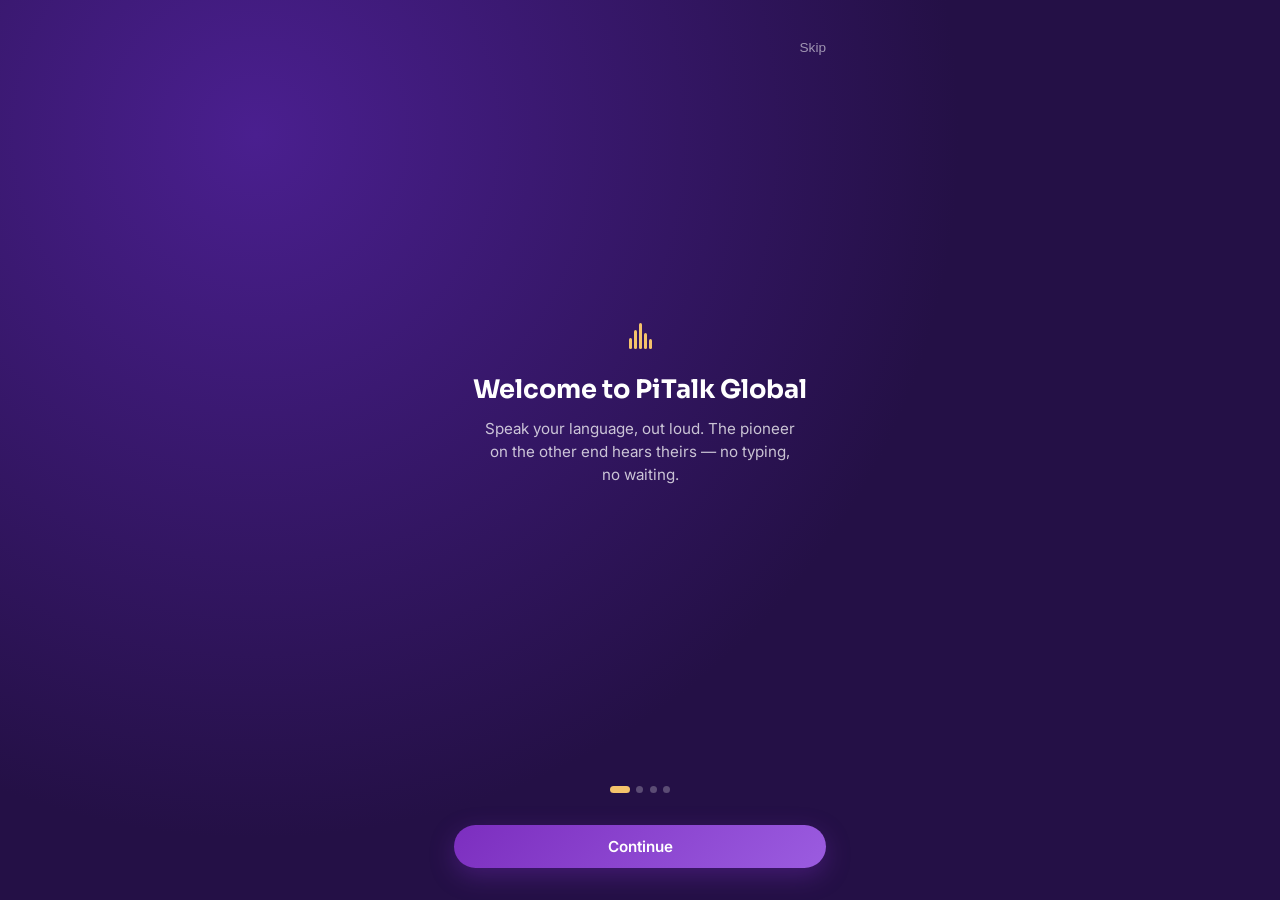
<file: onboardin.html>
<!DOCTYPE html>
<html lang="en">
<head>
<meta charset="UTF-8" />
<meta name="viewport" content="width=device-width, initial-scale=1.0" />
<title>Welcome — PiTalk Global</title>
<link rel="icon" type="image/png" href="assets/logo.png" />
<link rel="preconnect" href="https://fonts.googleapis.com">
<link href="https://fonts.googleapis.com/css2?family=Sora:wght@400;600;700;800&family=Inter:wght@400;500;600&display=swap" rel="stylesheet">
<link rel="stylesheet" href="style.css" />
<style>
  body{background:radial-gradient(circle at 20% 15%,#4a1f8f 0%,var(--deep-purple) 55%);min-height:100vh;color:#fff;}
  .onboard{
    max-width:420px;margin:0 auto;min-height:100vh;
    display:flex;flex-direction:column;justify-content:space-between;
    padding:2.5rem 1.5rem 2rem;
  }
  .onboard__skip{align-self:flex-end;color:rgba(255,255,255,.55);font-size:0.85rem;background:none;border:none;cursor:pointer;}
  .onboard__body{text-align:center;flex:1;display:flex;flex-direction:column;justify-content:center;}
  .onboard__icon{font-size:3rem;margin-bottom:1.5rem;}
  .onboard__body h1{font-size:1.6rem;margin-bottom:0.85rem;line-height:1.25;}
  .onboard__body p{color:rgba(255,255,255,.75);font-size:0.95rem;max-width:320px;margin:0 auto;}
  .onboard__dots{display:flex;gap:0.4rem;justify-content:center;margin:2rem 0;}
  .onboard__dots span{width:7px;height:7px;border-radius:50%;background:rgba(255,255,255,.25);transition:background .2s,width .2s;}
  .onboard__dots span.active{background:var(--gold);width:20px;border-radius:4px;}
  .onboard__actions{display:flex;flex-direction:column;gap:0.75rem;}
  .name-input, .lang-radio{width:100%;}
  .name-input input{
    width:100%;padding:0.85rem 1rem;border-radius:12px;
    border:1px solid rgba(255,255,255,.25);background:rgba(255,255,255,.08);
    color:#fff;font-size:1rem;font-family:var(--font-body);margin-top:1.5rem;
  }
  .name-input input::placeholder{color:rgba(255,255,255,.4);}
  .lang-radio{display:flex;flex-direction:column;gap:0.6rem;margin-top:1.75rem;}
  .lang-option{
    display:flex;align-items:center;gap:0.75rem;
    padding:0.85rem 1rem;border-radius:12px;
    border:1px solid rgba(255,255,255,.18);background:rgba(255,255,255,.05);
    cursor:pointer;text-align:left;font-size:0.95rem;
  }
  .lang-option.selected{border-color:var(--gold);background:rgba(245,195,107,.12);}
  .lang-option input{accent-color:var(--gold);}
  .screen{display:none;}
  .screen.active{display:flex;flex-direction:column;flex:1;}
</style>
</head>
<body>

<div class="onboard">
  <button class="onboard__skip" id="skipBtn">Skip</button>

  <!-- Screen 1 -->
  <div class="screen active" data-screen="1">
    <div class="onboard__body">
      <div class="brand-mark" style="justify-content:center;height:26px;margin-bottom:1.5rem;">
        <span class="bar"></span><span class="bar"></span><span class="bar"></span><span class="bar"></span><span class="bar"></span>
      </div>
      <h1>Welcome to PiTalk Global</h1>
      <p>Speak your language, out loud. The pioneer on the other end hears theirs — no typing, no waiting.</p>
    </div>
  </div>

  <!-- Screen 2 -->
  <div class="screen" data-screen="2">
    <div class="onboard__body">
      <div class="onboard__icon">🗣️</div>
      <h1>Talk business, freely</h1>
      <p>Negotiate a price, close a deal, or just catch up with a fellow pioneer — language is no longer the barrier.</p>
    </div>
  </div>

  <!-- Screen 3: name -->
  <div class="screen" data-screen="3">
    <div class="onboard__body">
      <div class="onboard__icon">👋</div>
      <h1>What should we call you?</h1>
      <p>This is just for your demo session on this device — no account needed yet.</p>
      <div class="name-input">
        <input type="text" id="nameInput" placeholder="Your name" />
      </div>
    </div>
  </div>

  <!-- Screen 4: language -->
  <div class="screen" data-screen="4">
    <div class="onboard__body">
      <div class="onboard__icon">🌍</div>
      <h1>Which language do you speak?</h1>
      <p>You can change this anytime in the app.</p>
      <div class="lang-radio" id="langRadio">
        <label class="lang-option"><input type="radio" name="lang" value="English" checked> 🇬🇧 English</label>
        <label class="lang-option"><input type="radio" name="lang" value="French"> 🇫🇷 French</label>
        <label class="lang-option"><input type="radio" name="lang" value="Chinese (Mandarin)"> 🇨🇳 Chinese (Mandarin)</label>
      </div>
    </div>
  </div>

  <div class="onboard__dots" id="dots">
    <span class="active"></span><span></span><span></span><span></span>
  </div>

  <div class="onboard__actions">
    <button class="btn btn--primary" id="nextBtn">Continue</button>
  </div>
</div>

<script>
  const screens = document.querySelectorAll(".screen");
  const dots = document.querySelectorAll("#dots span");
  const nextBtn = document.getElementById("nextBtn");
  const skipBtn = document.getElementById("skipBtn");
  let step = 1;
  const total = screens.length;

  function render() {
    screens.forEach(s => s.classList.toggle("active", Number(s.dataset.screen) === step));
    dots.forEach((d, i) => d.classList.toggle("active", i === step - 1));
    nextBtn.textContent = step === total ? "Start using PiTalk Global" : "Continue";
  }

  function finishOnboarding() {
    const name = document.getElementById("nameInput").value.trim();
    const lang = document.querySelector('input[name="lang"]:checked').value;

    let prefs = {};
    try { prefs = JSON.parse(localStorage.getItem("pitalk_prefs_v1")) || {}; } catch {}
    prefs.langYou = lang;
    prefs.displayName = name || "Pioneer";
    prefs.onboarded = true;
    localStorage.setItem("pitalk_prefs_v1", JSON.stringify(prefs));

    window.location.href = "index.html";
  }

  nextBtn.addEventListener("click", () => {
    if (step < total) {
      step++;
      render();
    } else {
      finishOnboarding();
    }
  });

  skipBtn.addEventListener("click", finishOnboarding);

  document.querySelectorAll('input[name="lang"]').forEach(input => {
    input.addEventListener("change", () => {
      document.querySelectorAll(".lang-option").forEach(opt => opt.classList.remove("selected"));
      input.closest(".lang-option").classList.add("selected");
    });
  });

  render();
</script>

</body>
</html>
</file>
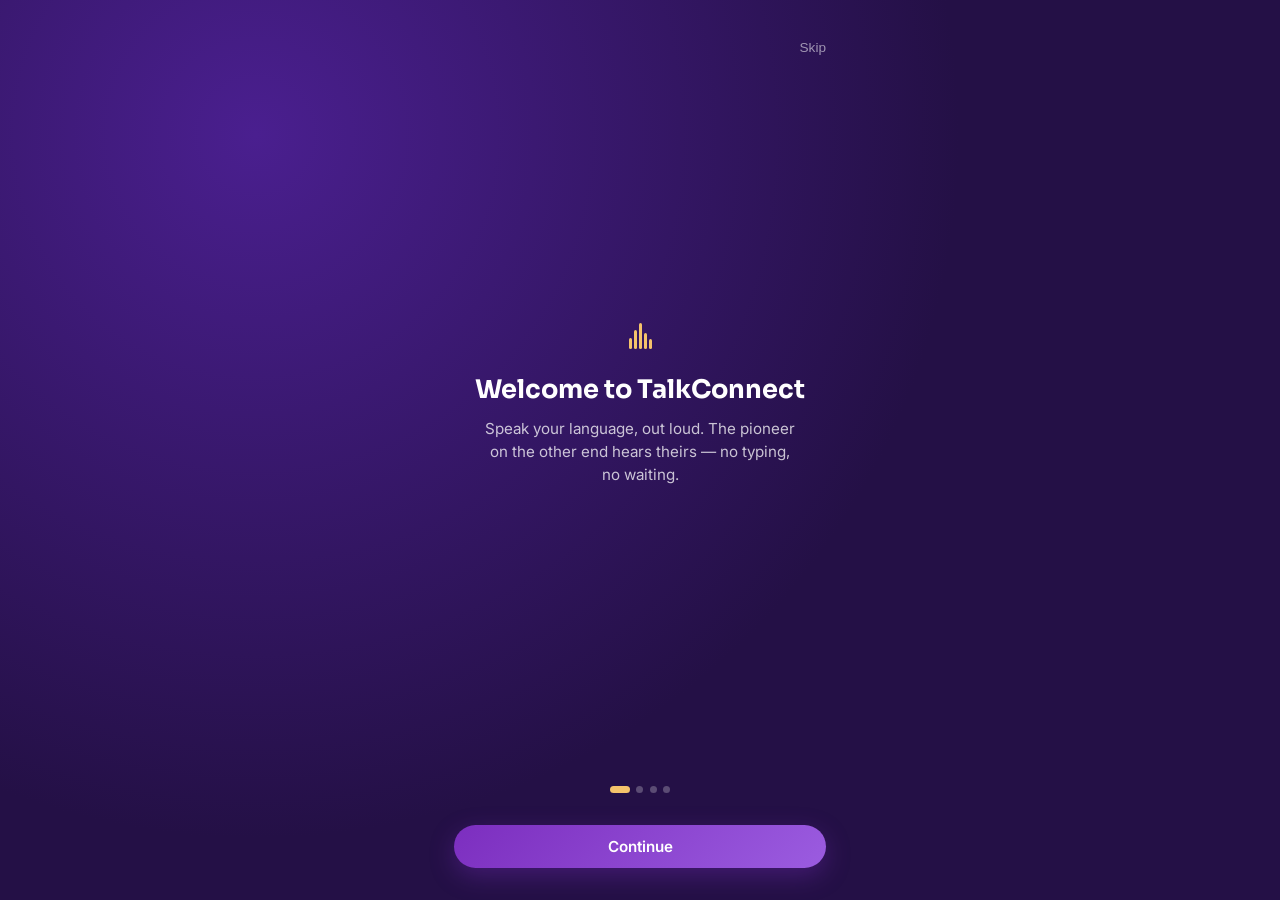
<file: onboarding.html>
<!DOCTYPE html>
<html lang="en">
<head>
<meta charset="UTF-8" />
<meta name="viewport" content="width=device-width, initial-scale=1.0" />
<title>Welcome — TalkConnect</title>
<link rel="icon" type="image/png" href="assets/logo.png" />
<link rel="preconnect" href="https://fonts.googleapis.com">
<link href="https://fonts.googleapis.com/css2?family=Sora:wght@400;600;700;800&family=Inter:wght@400;500;600&display=swap" rel="stylesheet">
<link rel="stylesheet" href="style.css" />
<style>
  body{background:radial-gradient(circle at 20% 15%,#4a1f8f 0%,var(--deep-purple) 55%);min-height:100vh;color:#fff;}
  .onboard{
    max-width:420px;margin:0 auto;min-height:100vh;
    display:flex;flex-direction:column;justify-content:space-between;
    padding:2.5rem 1.5rem 2rem;
  }
  .onboard__skip{align-self:flex-end;color:rgba(255,255,255,.55);font-size:0.85rem;background:none;border:none;cursor:pointer;}
  .onboard__body{text-align:center;flex:1;display:flex;flex-direction:column;justify-content:center;}
  .onboard__icon{font-size:3rem;margin-bottom:1.5rem;}
  .onboard__body h1{font-size:1.6rem;margin-bottom:0.85rem;line-height:1.25;}
  .onboard__body p{color:rgba(255,255,255,.75);font-size:0.95rem;max-width:320px;margin:0 auto;}
  .onboard__dots{display:flex;gap:0.4rem;justify-content:center;margin:2rem 0;}
  .onboard__dots span{width:7px;height:7px;border-radius:50%;background:rgba(255,255,255,.25);transition:background .2s,width .2s;}
  .onboard__dots span.active{background:var(--gold);width:20px;border-radius:4px;}
  .onboard__actions{display:flex;flex-direction:column;gap:0.75rem;}
  .name-input, .lang-radio{width:100%;}
  .name-input input{
    width:100%;padding:0.85rem 1rem;border-radius:12px;
    border:1px solid rgba(255,255,255,.25);background:rgba(255,255,255,.08);
    color:#fff;font-size:1rem;font-family:var(--font-body);margin-top:1.5rem;
  }
  .name-input input::placeholder{color:rgba(255,255,255,.4);}
  .lang-radio{display:flex;flex-direction:column;gap:0.6rem;margin-top:1.75rem;}
  .lang-option{
    display:flex;align-items:center;gap:0.75rem;
    padding:0.85rem 1rem;border-radius:12px;
    border:1px solid rgba(255,255,255,.18);background:rgba(255,255,255,.05);
    cursor:pointer;text-align:left;font-size:0.95rem;
  }
  .lang-option.selected{border-color:var(--gold);background:rgba(245,195,107,.12);}
  .lang-option input{accent-color:var(--gold);}
  .screen{display:none;}
  .screen.active{display:flex;flex-direction:column;flex:1;}
</style>
</head>
<body>

<div class="onboard">
  <button class="onboard__skip" id="skipBtn">Skip</button>

  <!-- Screen 1 -->
  <div class="screen active" data-screen="1">
    <div class="onboard__body">
      <div class="brand-mark" style="justify-content:center;height:26px;margin-bottom:1.5rem;">
        <span class="bar"></span><span class="bar"></span><span class="bar"></span><span class="bar"></span><span class="bar"></span>
      </div>
      <h1>Welcome to TalkConnect</h1>
      <p>Speak your language, out loud. The pioneer on the other end hears theirs — no typing, no waiting.</p>
    </div>
  </div>

  <!-- Screen 2 -->
  <div class="screen" data-screen="2">
    <div class="onboard__body">
      <div class="onboard__icon">🗣️</div>
      <h1>Talk business, freely</h1>
      <p>Negotiate a price, close a deal, or just catch up with a fellow pioneer — language is no longer the barrier.</p>
    </div>
  </div>

  <!-- Screen 3: name -->
  <div class="screen" data-screen="3">
    <div class="onboard__body">
      <div class="onboard__icon">👋</div>
      <h1>What should we call you?</h1>
      <p>This is just for your demo session on this device — no account needed yet.</p>
      <div class="name-input">
        <input type="text" id="nameInput" placeholder="Your name" />
      </div>
    </div>
  </div>

  <!-- Screen 4: language -->
  <div class="screen" data-screen="4">
    <div class="onboard__body">
      <div class="onboard__icon">🌍</div>
      <h1>Which language do you speak?</h1>
      <p>You can change this anytime in the app.</p>
      <div class="lang-radio" id="langRadio">
        <label class="lang-option"><input type="radio" name="lang" value="English" checked> 🇬🇧 English</label>
        <label class="lang-option"><input type="radio" name="lang" value="French"> 🇫🇷 French</label>
        <label class="lang-option"><input type="radio" name="lang" value="Chinese (Mandarin)"> 🇨🇳 Chinese (Mandarin)</label>
      </div>
    </div>
  </div>

  <div class="onboard__dots" id="dots">
    <span class="active"></span><span></span><span></span><span></span>
  </div>

  <div class="onboard__actions">
    <button class="btn btn--primary" id="nextBtn">Continue</button>
  </div>
</div>

<script>
  const screens = document.querySelectorAll(".screen");
  const dots = document.querySelectorAll("#dots span");
  const nextBtn = document.getElementById("nextBtn");
  const skipBtn = document.getElementById("skipBtn");
  let step = 1;
  const total = screens.length;

  function render() {
    screens.forEach(s => s.classList.toggle("active", Number(s.dataset.screen) === step));
    dots.forEach((d, i) => d.classList.toggle("active", i === step - 1));
    nextBtn.textContent = step === total ? "Start using TalkConnect" : "Continue";
  }

  function finishOnboarding() {
    const name = document.getElementById("nameInput").value.trim();
    const lang = document.querySelector('input[name="lang"]:checked').value;

    let prefs = {};
    try { prefs = JSON.parse(localStorage.getItem("talkconnect_prefs_v1")) || {}; } catch {}
    prefs.langYou = lang;
    prefs.displayName = name || "Pioneer";
    prefs.onboarded = true;
    localStorage.setItem("talkconnect_prefs_v1", JSON.stringify(prefs));

    window.location.href = "index.html";
  }

  nextBtn.addEventListener("click", () => {
    if (step < total) {
      step++;
      render();
    } else {
      finishOnboarding();
    }
  });

  skipBtn.addEventListener("click", finishOnboarding);

  document.querySelectorAll('input[name="lang"]').forEach(input => {
    input.addEventListener("change", () => {
      document.querySelectorAll(".lang-option").forEach(opt => opt.classList.remove("selected"));
      input.closest(".lang-option").classList.add("selected");
    });
  });

  render();
</script>

</body>
</html>
</file>
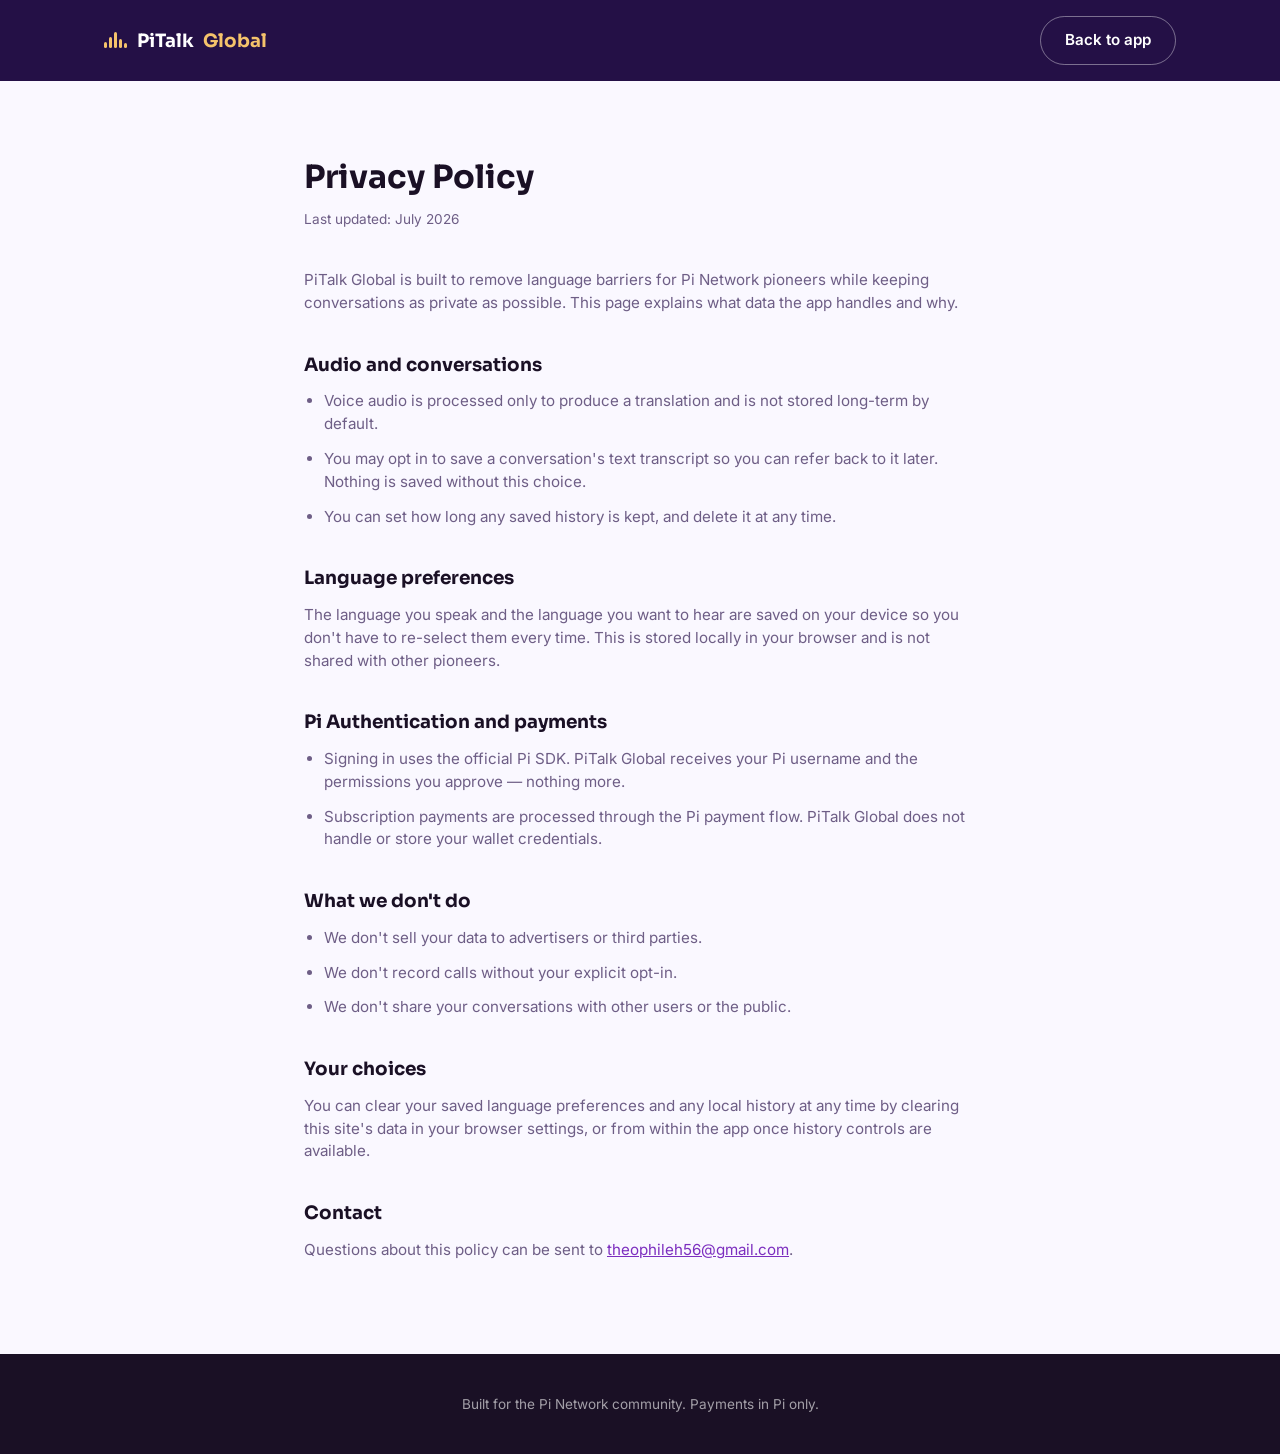
<file: privacy (1).html>
<!DOCTYPE html>
<html lang="en">
<head>
<meta charset="UTF-8" />
<meta name="viewport" content="width=device-width, initial-scale=1.0" />
<title>Privacy Policy — PiTalk Global</title>
<link rel="icon" type="image/png" href="assets/logo.png" />
<link rel="preconnect" href="https://fonts.googleapis.com">
<link href="https://fonts.googleapis.com/css2?family=Sora:wght@400;600;700;800&family=Inter:wght@400;500;600&display=swap" rel="stylesheet">
<link rel="stylesheet" href="style.css" />
<style>
  .legal{max-width:720px;margin:0 auto;padding:4.5rem 1.5rem 5rem;}
  .legal h1{font-size:2rem;margin-bottom:0.5rem;}
  .legal .updated{color:var(--muted);font-size:0.85rem;margin-bottom:2.5rem;}
  .legal h2{font-size:1.15rem;margin:2.25rem 0 0.75rem;}
  .legal p, .legal li{color:var(--muted);font-size:0.95rem;margin-bottom:0.75rem;}
  .legal ul{padding-left:1.25rem;}
  .legal a{color:var(--violet);text-decoration:underline;}
</style>
</head>
<body>

<header class="nav">
  <div class="nav__inner">
    <a class="nav__brand" href="index.html">
      <span class="brand-mark" aria-hidden="true">
        <span class="bar"></span><span class="bar"></span><span class="bar"></span><span class="bar"></span><span class="bar"></span>
      </span>
      PiTalk <em>Global</em>
    </a>
    <a class="btn btn--ghost" href="index.html">Back to app</a>
  </div>
</header>

<main class="legal">
  <h1>Privacy Policy</h1>
  <p class="updated">Last updated: July 2026</p>

  <p>PiTalk Global is built to remove language barriers for Pi Network pioneers while keeping conversations as private as possible. This page explains what data the app handles and why.</p>

  <h2>Audio and conversations</h2>
  <ul>
    <li>Voice audio is processed only to produce a translation and is not stored long-term by default.</li>
    <li>You may opt in to save a conversation's text transcript so you can refer back to it later. Nothing is saved without this choice.</li>
    <li>You can set how long any saved history is kept, and delete it at any time.</li>
  </ul>

  <h2>Language preferences</h2>
  <p>The language you speak and the language you want to hear are saved on your device so you don't have to re-select them every time. This is stored locally in your browser and is not shared with other pioneers.</p>

  <h2>Pi Authentication and payments</h2>
  <ul>
    <li>Signing in uses the official Pi SDK. PiTalk Global receives your Pi username and the permissions you approve — nothing more.</li>
    <li>Subscription payments are processed through the Pi payment flow. PiTalk Global does not handle or store your wallet credentials.</li>
  </ul>

  <h2>What we don't do</h2>
  <ul>
    <li>We don't sell your data to advertisers or third parties.</li>
    <li>We don't record calls without your explicit opt-in.</li>
    <li>We don't share your conversations with other users or the public.</li>
  </ul>

  <h2>Your choices</h2>
  <p>You can clear your saved language preferences and any local history at any time by clearing this site's data in your browser settings, or from within the app once history controls are available.</p>

  <h2>Contact</h2>
  <p>Questions about this policy can be sent to <a href="mailto:theophileh56@gmail.com">theophileh56@gmail.com</a>.</p>
</main>

<footer class="footer">
  <div class="footer__inner">
    <p>Built for the Pi Network community. Payments in Pi only.</p>
  </div>
</footer>

</body>
</html>
</file>
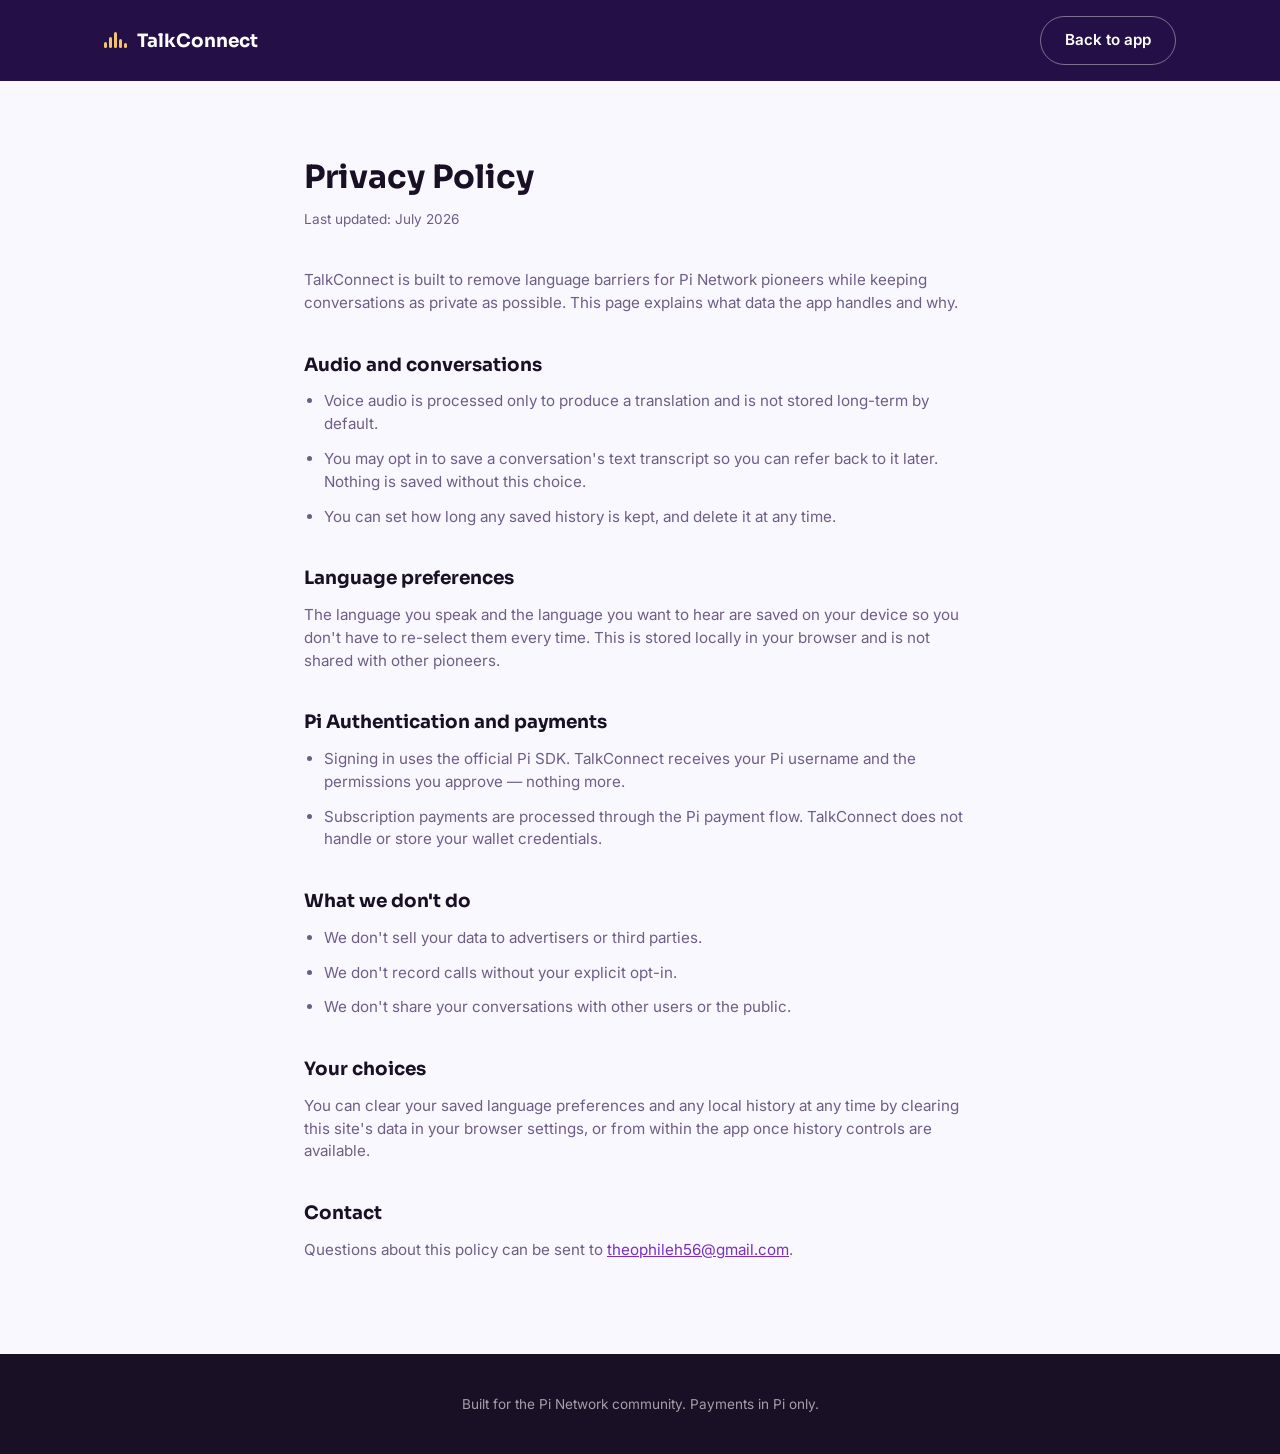
<file: privacy.html>
<!DOCTYPE html>
<html lang="en">
<head>
<meta charset="UTF-8" />
<meta name="viewport" content="width=device-width, initial-scale=1.0" />
<title>Privacy Policy — TalkConnect</title>
<link rel="icon" type="image/png" href="assets/logo.png" />
<link rel="preconnect" href="https://fonts.googleapis.com">
<link href="https://fonts.googleapis.com/css2?family=Sora:wght@400;600;700;800&family=Inter:wght@400;500;600&display=swap" rel="stylesheet">
<link rel="stylesheet" href="style.css" />
<style>
  .legal{max-width:720px;margin:0 auto;padding:4.5rem 1.5rem 5rem;}
  .legal h1{font-size:2rem;margin-bottom:0.5rem;}
  .legal .updated{color:var(--muted);font-size:0.85rem;margin-bottom:2.5rem;}
  .legal h2{font-size:1.15rem;margin:2.25rem 0 0.75rem;}
  .legal p, .legal li{color:var(--muted);font-size:0.95rem;margin-bottom:0.75rem;}
  .legal ul{padding-left:1.25rem;}
  .legal a{color:var(--violet);text-decoration:underline;}
</style>
</head>
<body>

<header class="nav">
  <div class="nav__inner">
    <a class="nav__brand" href="index.html">
      <span class="brand-mark" aria-hidden="true">
        <span class="bar"></span><span class="bar"></span><span class="bar"></span><span class="bar"></span><span class="bar"></span>
      </span>
      TalkConnect
    </a>
    <a class="btn btn--ghost" href="index.html">Back to app</a>
  </div>
</header>

<main class="legal">
  <h1>Privacy Policy</h1>
  <p class="updated">Last updated: July 2026</p>

  <p>TalkConnect is built to remove language barriers for Pi Network pioneers while keeping conversations as private as possible. This page explains what data the app handles and why.</p>

  <h2>Audio and conversations</h2>
  <ul>
    <li>Voice audio is processed only to produce a translation and is not stored long-term by default.</li>
    <li>You may opt in to save a conversation's text transcript so you can refer back to it later. Nothing is saved without this choice.</li>
    <li>You can set how long any saved history is kept, and delete it at any time.</li>
  </ul>

  <h2>Language preferences</h2>
  <p>The language you speak and the language you want to hear are saved on your device so you don't have to re-select them every time. This is stored locally in your browser and is not shared with other pioneers.</p>

  <h2>Pi Authentication and payments</h2>
  <ul>
    <li>Signing in uses the official Pi SDK. TalkConnect receives your Pi username and the permissions you approve — nothing more.</li>
    <li>Subscription payments are processed through the Pi payment flow. TalkConnect does not handle or store your wallet credentials.</li>
  </ul>

  <h2>What we don't do</h2>
  <ul>
    <li>We don't sell your data to advertisers or third parties.</li>
    <li>We don't record calls without your explicit opt-in.</li>
    <li>We don't share your conversations with other users or the public.</li>
  </ul>

  <h2>Your choices</h2>
  <p>You can clear your saved language preferences and any local history at any time by clearing this site's data in your browser settings, or from within the app once history controls are available.</p>

  <h2>Contact</h2>
  <p>Questions about this policy can be sent to <a href="mailto:theophileh56@gmail.com">theophileh56@gmail.com</a>.</p>
</main>

<footer class="footer">
  <div class="footer__inner">
    <p>Built for the Pi Network community. Payments in Pi only.</p>
  </div>
</footer>

</body>
</html>
</file>
<file: style.css>
:root{
  --deep-purple:#241046;
  --violet:#7C2EBF;
  --violet-soft:#9B5CE0;
  --gold:#F5C36B;
  --bg:#FAF8FF;
  --ink:#1A1025;
  --muted:#6E5E86;
  --card:#FFFFFF;
  --radius:18px;
  --font-display:'Sora',sans-serif;
  --font-body:'Inter',sans-serif;
}

*{box-sizing:border-box;margin:0;padding:0;}
html{scroll-behavior:smooth;}
body{
  font-family:var(--font-body);
  color:var(--ink);
  background:var(--bg);
  line-height:1.5;
}
h1,h2,h3{font-family:var(--font-display);}
a{color:inherit;text-decoration:none;}
img{max-width:100%;display:block;}

.btn{
  font-family:var(--font-body);
  font-weight:600;
  font-size:0.95rem;
  padding:0.75rem 1.5rem;
  border-radius:999px;
  border:none;
  cursor:pointer;
  transition:transform .15s ease, box-shadow .15s ease;
}
.btn:focus-visible{outline:3px solid var(--gold);outline-offset:2px;}
.btn--primary{
  background:linear-gradient(135deg,var(--violet),var(--violet-soft));
  color:#fff;
  box-shadow:0 8px 24px rgba(124,46,191,.35);
}
.btn--primary:hover{transform:translateY(-2px);}
.btn--ghost{
  background:transparent;
  border:1.5px solid rgba(255,255,255,.4);
  color:#fff;
}
.btn--text{
  background:none;
  color:var(--violet);
  padding:0.75rem 0.5rem;
}

/* ===== NAV ===== */
.nav{
  position:sticky;top:0;z-index:50;
  background:var(--deep-purple);
}
.nav__inner{
  max-width:1120px;margin:0 auto;
  display:flex;align-items:center;justify-content:space-between;
  padding:1rem 1.5rem;
}
.nav__brand{
  font-family:var(--font-display);
  font-weight:700;font-size:1.15rem;color:#fff;
  display:flex;align-items:center;gap:0.6rem;
}
.nav__brand em{color:var(--gold);font-style:normal;}
.nav__links{display:flex;gap:1.75rem;}
.nav__links a{color:rgba(255,255,255,.75);font-size:0.92rem;font-weight:500;}
.nav__links a:hover{color:#fff;}

.brand-mark{display:inline-flex;align-items:flex-end;gap:2px;height:16px;}
.brand-mark .bar{width:3px;background:var(--gold);border-radius:2px;animation:eq 1.1s ease-in-out infinite;}
.brand-mark .bar:nth-child(1){height:40%;animation-delay:0s;}
.brand-mark .bar:nth-child(2){height:70%;animation-delay:.1s;}
.brand-mark .bar:nth-child(3){height:100%;animation-delay:.2s;}
.brand-mark .bar:nth-child(4){height:60%;animation-delay:.3s;}
.brand-mark .bar:nth-child(5){height:35%;animation-delay:.4s;}
@keyframes eq{0%,100%{transform:scaleY(.6);}50%{transform:scaleY(1);}}

/* ===== HERO ===== */
.hero{
  background:radial-gradient(circle at 20% 15%, #4a1f8f 0%, var(--deep-purple) 55%);
  color:#fff;
  padding:4.5rem 1.5rem 5rem;
  text-align:center;
}
.hero__inner{max-width:760px;margin:0 auto;}
.eyebrow{
  color:var(--gold);
  font-weight:600;font-size:0.85rem;letter-spacing:.04em;
  text-transform:uppercase;margin-bottom:1.25rem;
}
.hero__title{
  font-size:clamp(2.2rem,5vw,3.6rem);
  font-weight:800;line-height:1.08;margin-bottom:1.25rem;
}
.hero__title .accent{color:var(--gold);}
.hero__sub{
  font-size:1.05rem;color:rgba(255,255,255,.8);
  max-width:520px;margin:0 auto 2rem;
}
.hero__cta{display:flex;gap:1rem;justify-content:center;flex-wrap:wrap;margin-bottom:3.5rem;}
.hero__cta .btn--text{color:#fff;}

.hero__waveform{max-width:520px;margin:0 auto;}
.wave-stage{
  display:flex;align-items:center;justify-content:center;gap:1rem;
  background:rgba(255,255,255,.06);
  border:1px solid rgba(255,255,255,.12);
  border-radius:var(--radius);
  padding:1.5rem 1rem;
}
.lang-pill{
  font-size:0.8rem;font-weight:600;white-space:nowrap;
  background:rgba(255,255,255,.1);padding:0.4rem 0.75rem;border-radius:999px;
}
.wave{display:flex;align-items:center;gap:4px;height:34px;}
.wave span{width:4px;background:var(--gold);border-radius:3px;animation:eq 1s ease-in-out infinite;}
.wave span:nth-child(1){height:30%;animation-delay:0s;}
.wave span:nth-child(2){height:60%;animation-delay:.1s;}
.wave span:nth-child(3){height:90%;animation-delay:.2s;}
.wave span:nth-child(4){height:100%;animation-delay:.3s;}
.wave span:nth-child(5){height:75%;animation-delay:.4s;}
.wave span:nth-child(6){height:50%;animation-delay:.5s;}
.wave span:nth-child(7){height:35%;animation-delay:.6s;}
.wave-caption{font-size:0.8rem;color:rgba(255,255,255,.55);margin-top:0.9rem;}

/* ===== SECTIONS ===== */
.section{padding:4.5rem 1.5rem;max-width:1000px;margin:0 auto;}
.section--dark{
  max-width:none;
  background:var(--deep-purple);color:#fff;
}
.section--dark .section__title,.section--dark .section__sub{color:#fff;}
.section--dark .section__sub{color:rgba(255,255,255,.7);}
.section__title{
  font-size:clamp(1.6rem,3.4vw,2.2rem);
  font-weight:700;text-align:center;margin-bottom:0.6rem;
}
.section__sub{
  text-align:center;color:var(--muted);
  max-width:560px;margin:0 auto 2.75rem;
}

/* ===== STEPS ===== */
.steps{
  display:grid;grid-template-columns:repeat(3,1fr);gap:1.75rem;
  max-width:900px;margin:0 auto;
}
.step{
  background:var(--card);border-radius:var(--radius);
  padding:1.75rem 1.5rem;
  box-shadow:0 6px 20px rgba(36,16,70,.06);
}
.step__num{
  display:inline-block;font-family:var(--font-display);
  font-weight:800;color:var(--gold);font-size:1.4rem;margin-bottom:0.5rem;
}
.step h3{font-size:1.1rem;margin-bottom:0.5rem;}
.step p{color:var(--muted);font-size:0.92rem;}

/* ===== PHONE / DEMO ===== */
.phone{
  max-width:380px;margin:0 auto;
  background:rgba(255,255,255,.05);
  border:1px solid rgba(255,255,255,.12);
  border-radius:28px;
  padding:1.75rem 1.5rem 2.25rem;
  text-align:center;
}
.phone__status{
  display:inline-flex;align-items:center;gap:0.5rem;
  font-size:0.8rem;color:rgba(255,255,255,.7);
  background:rgba(255,255,255,.08);
  padding:0.35rem 0.85rem;border-radius:999px;margin-bottom:1.25rem;
}
.dot{width:7px;height:7px;border-radius:50%;background:#5EE0A0;}
.phone__langs{display:flex;align-items:center;justify-content:center;gap:0.75rem;margin-bottom:1.25rem;}
.lang-select{text-align:left;}
.lang-select label{display:block;font-size:0.7rem;color:rgba(255,255,255,.55);margin-bottom:0.25rem;}
.lang-select select{
  background:rgba(255,255,255,.1);color:#fff;
  border:1px solid rgba(255,255,255,.2);
  border-radius:10px;padding:0.45rem 0.6rem;font-size:0.85rem;font-family:var(--font-body);
}
.swap{
  color:var(--gold);font-size:1.1rem;margin-top:1.1rem;
  background:none;border:1px solid rgba(255,255,255,.25);
  border-radius:50%;width:34px;height:34px;cursor:pointer;
}
.swap:hover{background:rgba(255,255,255,.08);}
.phone__transcript{
  min-height:90px;background:rgba(255,255,255,.05);
  border-radius:14px;padding:1rem;margin-bottom:1.5rem;
  font-size:0.88rem;color:rgba(255,255,255,.8);text-align:left;
}
.transcript__placeholder{color:rgba(255,255,255,.4);font-style:italic;}
.mic-btn{
  width:64px;height:64px;border-radius:50%;
  background:linear-gradient(135deg,var(--violet),var(--violet-soft));
  border:none;cursor:pointer;
  box-shadow:0 8px 24px rgba(124,46,191,.5);
  display:flex;align-items:center;justify-content:center;
  transition:transform .12s ease;
  user-select:none;
}
.mic-btn.recording{background:linear-gradient(135deg,#E8546B,#F5C36B);animation:pulse 1s ease-in-out infinite;}
@keyframes pulse{0%,100%{transform:scale(1);}50%{transform:scale(1.08);}}
.mic-btn:active{transform:scale(.94);}
.mic-btn:focus-visible{outline:3px solid var(--gold);outline-offset:3px;}
.mic-icon{width:18px;height:26px;background:#fff;border-radius:9px;display:block;}
.mic-hint{font-size:0.75rem;color:rgba(255,255,255,.5);margin-top:0.75rem;}

.phone__connect{
  background:rgba(255,255,255,.04);border:1px solid rgba(255,255,255,.12);
  border-radius:14px;padding:1rem;margin-bottom:1.25rem;text-align:center;
}
.connect-status{font-size:0.8rem;color:rgba(255,255,255,.6);margin-bottom:0.75rem;}
.connect-status.connected{color:#5EE0A0;font-weight:600;}
.connect-tabs{display:flex;gap:0.6rem;justify-content:center;}
.btn--connect{
  background:rgba(255,255,255,.08);color:#fff;
  border:1px solid rgba(255,255,255,.2);
  padding:0.5rem 1rem;font-size:0.82rem;
}
.btn--connect:hover{background:rgba(255,255,255,.16);}
.btn--connect.active{background:var(--violet);border-color:var(--violet);}
.connect-join{display:flex;gap:0.5rem;justify-content:center;margin-top:0.85rem;flex-wrap:wrap;}
.connect-join input{
  background:rgba(255,255,255,.1);color:#fff;
  border:1px solid rgba(255,255,255,.25);border-radius:10px;
  padding:0.5rem 0.7rem;font-size:0.85rem;font-family:inherit;
  text-transform:uppercase;text-align:center;
}
.connect-code{margin-top:0.85rem;}
.connect-code p{font-size:0.8rem;color:rgba(255,255,255,.6);margin-bottom:0.3rem;}
.room-code{
  font-family:var(--font-display);font-size:1.4rem;font-weight:700;
  letter-spacing:0.1em;color:var(--gold);
}
.voice-gender{margin:0.75rem 0 1.1rem;text-align:center;}
.voice-gender label{display:block;font-size:0.7rem;color:rgba(255,255,255,.5);margin-bottom:0.4rem;}
.voice-gender__buttons{display:flex;gap:0.5rem;justify-content:center;}
.btn--voice{
  background:rgba(255,255,255,.08);color:rgba(255,255,255,.7);
  border:1px solid rgba(255,255,255,.2);
  padding:0.4rem 0.9rem;font-size:0.8rem;
}
.btn--voice.active{background:var(--violet);border-color:var(--violet);color:#fff;font-weight:600;}
.room-qr{
  width:130px;height:130px;margin:0.85rem auto 0.3rem;
  border-radius:10px;background:#fff;padding:6px;display:block;
}
.qr-hint{font-size:0.72rem;color:rgba(255,255,255,.45);}

.favorites{margin-top:1.1rem;padding-top:1rem;border-top:1px solid rgba(255,255,255,.1);}
.favorites__title{font-size:0.78rem;color:rgba(255,255,255,.55);margin-bottom:0.6rem;}
.favorites__list{display:flex;flex-direction:column;gap:0.5rem;}
.favorites__empty{font-size:0.78rem;color:rgba(255,255,255,.4);font-style:italic;}
.favorite-item{
  display:flex;align-items:center;justify-content:space-between;gap:0.5rem;
  background:rgba(255,255,255,.05);border:1px solid rgba(255,255,255,.12);
  border-radius:10px;padding:0.5rem 0.75rem;
}
.favorite-item__name{font-size:0.85rem;font-weight:600;}
.favorite-item__code{font-size:0.72rem;color:rgba(255,255,255,.5);}
.favorite-item__actions{display:flex;gap:0.4rem;}
.favorite-item button{
  background:rgba(255,255,255,.1);border:1px solid rgba(255,255,255,.2);
  color:#fff;border-radius:8px;padding:0.3rem 0.6rem;font-size:0.75rem;cursor:pointer;
}
.favorite-item button.remove{color:#E8546B;}
.favorites__add{display:flex;gap:0.5rem;justify-content:center;margin-top:0.75rem;flex-wrap:wrap;}
.favorites__add input{
  background:rgba(255,255,255,.1);color:#fff;
  border:1px solid rgba(255,255,255,.25);border-radius:10px;
  padding:0.5rem 0.7rem;font-size:0.85rem;font-family:inherit;
}
.btn--newcode{color:rgba(255,255,255,.5);font-size:0.75rem;margin-top:0.6rem;}
.btn--hangup{
  background:linear-gradient(135deg,#E8546B,#C0304A);
  color:#fff;font-weight:700;width:100%;
  padding:0.8rem;font-size:0.95rem;margin-top:0.5rem;
  box-shadow:0 8px 20px rgba(232,84,107,.4);
}
.incoming-call{
  background:rgba(94,224,160,.1);border:1px solid rgba(94,224,160,.4);
  border-radius:14px;padding:1rem;margin-top:0.75rem;text-align:center;
  animation:pulse-bg 1s ease-in-out infinite;
}
@keyframes pulse-bg{0%,100%{background:rgba(94,224,160,.1);}50%{background:rgba(94,224,160,.22);}}
.incoming-call__text{font-size:0.85rem;color:#5EE0A0;margin-bottom:0.75rem;font-weight:600;}
.btn--answer{
  background:linear-gradient(135deg,#5EE0A0,#2E9E5B);
  color:#0d1f14;font-weight:700;width:100%;
  padding:0.8rem;font-size:0.95rem;
  box-shadow:0 8px 20px rgba(94,224,160,.4);
}
.btn--clear{
  color:rgba(255,255,255,.6);font-size:0.78rem;
  padding:0.3rem;margin-bottom:0.75rem;text-decoration:underline;
}
.btn--clear:hover{color:#fff;}
.phone__actions{display:flex;justify-content:center;gap:1.25rem;flex-wrap:wrap;}
.btn--end{
  color:var(--gold);font-size:0.78rem;
  padding:0.3rem;margin-bottom:0.75rem;text-decoration:underline;font-weight:600;
}
.btn--end:hover{color:#fff;}
.mic-btn.paused{background:linear-gradient(135deg,#9B5CE0,#7C2EBF);box-shadow:0 0 0 4px rgba(155,92,224,.3);}

/* ===== LANGUAGES ===== */
.lang-grid{
  display:grid;grid-template-columns:repeat(auto-fit,minmax(150px,1fr));
  gap:1rem;max-width:760px;margin:0 auto;
}
.lang-card{
  background:var(--card);border-radius:14px;padding:1.1rem;
  display:flex;flex-direction:column;align-items:center;gap:0.35rem;
  box-shadow:0 6px 18px rgba(36,16,70,.06);
}
.lang-flag{font-size:1.6rem;}
.lang-card span:nth-child(2){font-weight:600;font-size:0.92rem;}
.lang-card em{font-style:normal;font-size:0.72rem;font-weight:700;letter-spacing:.03em;}
.lang-card--live em{color:#2E9E5B;}
.lang-card--soon{opacity:0.6;}
.lang-card--soon em{color:var(--muted);}

/* ===== PRICING ===== */
.pricing-grid{
  display:grid;grid-template-columns:repeat(auto-fit,minmax(220px,1fr));
  gap:1.25rem;max-width:960px;margin:0 auto;
}
.price-card{
  background:rgba(255,255,255,.05);
  border:1px solid rgba(255,255,255,.12);
  border-radius:var(--radius);padding:1.75rem 1.5rem;
  position:relative;
}
.price-card h3{font-size:1.1rem;margin-bottom:0.4rem;}
.price-tag{color:var(--gold);font-weight:600;font-size:0.9rem;margin-bottom:0.75rem;}
.price-desc{color:rgba(255,255,255,.7);font-size:0.88rem;}
.price-card--vip{border-color:var(--gold);background:rgba(245,195,107,.08);}
.vip-badge{
  position:absolute;top:-11px;right:1.25rem;
  background:var(--gold);color:var(--deep-purple);
  font-size:0.7rem;font-weight:800;padding:0.2rem 0.6rem;border-radius:999px;
}
.btn--plan{
  margin-top:1.1rem;width:100%;
  background:rgba(255,255,255,.1);color:#fff;
  border:1px solid rgba(255,255,255,.25);
  padding:0.6rem 1rem;font-size:0.88rem;
}
.btn--plan:hover{background:rgba(255,255,255,.18);}
.btn--plan-vip{
  background:linear-gradient(135deg,var(--gold),#e0a63f);
  color:var(--deep-purple);border:none;font-weight:700;
}
.pricing-note{
  text-align:center;color:rgba(255,255,255,.45);
  font-size:0.78rem;margin-top:2rem;
}
.footer__links{margin-top:0.5rem;}
.footer__links a{color:var(--gold);font-size:0.85rem;}

/* ===== FOOTER ===== */
.footer{background:var(--ink);color:rgba(255,255,255,.6);padding:2.5rem 1.5rem;text-align:center;}
.footer__inner{max-width:600px;margin:0 auto;}
.nav__brand--footer{justify-content:center;color:#fff;margin-bottom:0.6rem;}
.footer p{font-size:0.85rem;}

/* ===== RESPONSIVE ===== */
@media (max-width:720px){
  .nav__links{display:none;}
  .steps{grid-template-columns:1fr;}
}
@media (prefers-reduced-motion:reduce){
  .bar,.wave span{animation:none;}
}
</file>
